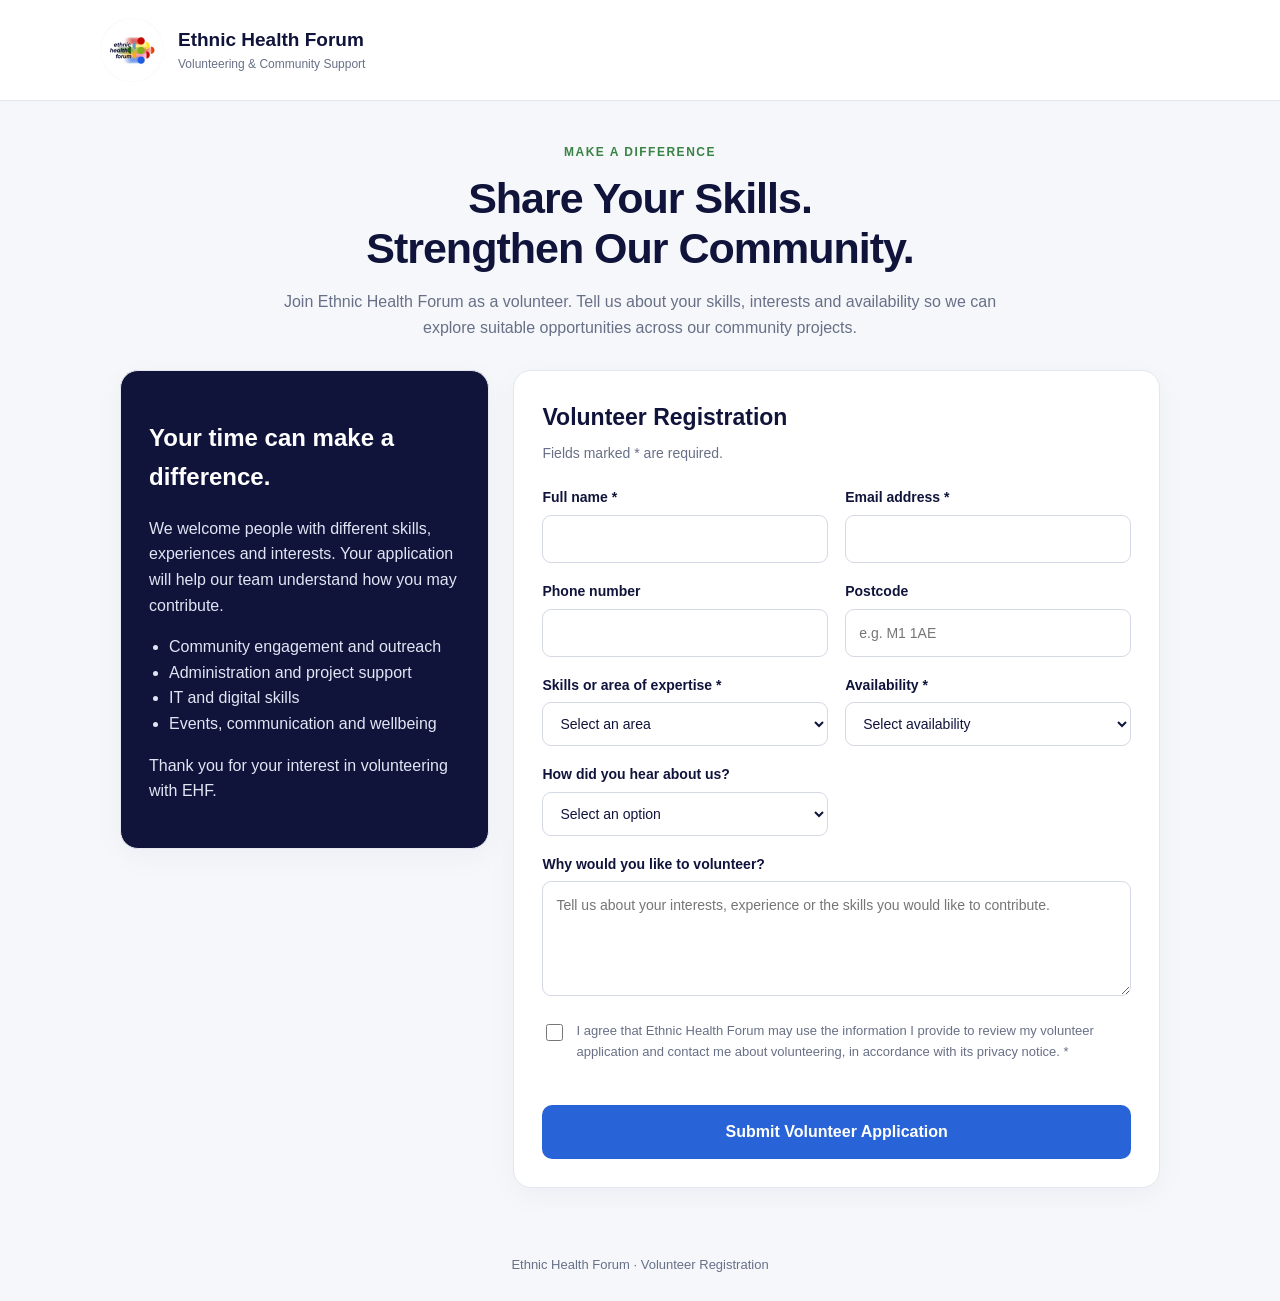
<file: index.html>
<!DOCTYPE html>
<html lang="en">
<head>
  <meta charset="UTF-8">
  <meta name="viewport" content="width=device-width, initial-scale=1.0">
  <meta name="theme-color" content="#ffffff">
  <meta name="description" content="Volunteer with Ethnic Health Forum. Share your skills, support our community and make a difference.">
  <title>Volunteer With Us | Ethnic Health Forum</title>

  <style>
    :root {
      --navy: #10143b;
      --blue: #2864d7;
      --green: #398344;
      --muted: #687087;
      --border: #e4e7ef;
      --background: #f5f7fb;
    }

    * { box-sizing: border-box; }

    body {
      margin: 0;
      font-family: Arial, Helvetica, sans-serif;
      color: var(--navy);
      background: var(--background);
      line-height: 1.6;
    }

    header {
      background: #fff;
      border-bottom: 1px solid var(--border);
      padding: 18px 24px;
    }

    .header-inner {
      max-width: 1080px;
      margin: auto;
      display: flex;
      align-items: center;
      gap: 14px;
    }

    .logo {
      width: 64px;
      height: 64px;
      object-fit: contain;
    }

    .brand {
      font-size: 19px;
      font-weight: 700;
      line-height: 1.3;
    }

    .brand small {
      display: block;
      font-size: 12px;
      font-weight: 400;
      color: var(--muted);
      margin-top: 4px;
    }

    main {
      max-width: 1080px;
      margin: 42px auto;
      padding: 0 20px;
    }

    .intro {
      text-align: center;
      max-width: 720px;
      margin: 0 auto 30px;
    }

    .eyebrow {
      color: var(--green);
      font-weight: 700;
      text-transform: uppercase;
      letter-spacing: 1.5px;
      font-size: 12px;
    }

    h1 {
      font-size: clamp(30px, 5vw, 43px);
      line-height: 1.15;
      margin: 12px 0;
      letter-spacing: -1px;
    }

    .intro p { color: var(--muted); }

    .layout {
      display: grid;
      grid-template-columns: 0.8fr 1.4fr;
      gap: 24px;
      align-items: start;
    }

    .welcome, .form-card {
      background: #fff;
      border: 1px solid var(--border);
      border-radius: 18px;
      padding: 28px;
      box-shadow: 0 8px 30px rgba(16, 20, 59, 0.04);
    }

    .welcome {
      background: var(--navy);
      color: #fff;
    }

    .welcome h2 { font-size: 24px; }

    .welcome p, .welcome li { color: #e1e5f3; }

    .welcome ul { padding-left: 20px; }

    .form-card h2 {
      margin: 0 0 6px;
      font-size: 23px;
    }

    .form-note {
      color: var(--muted);
      font-size: 14px;
      margin-top: 0;
    }

    .fields {
      display: grid;
      grid-template-columns: 1fr 1fr;
      gap: 17px;
      margin-top: 22px;
    }

    .field { min-width: 0; }
    .full { grid-column: 1 / -1; }

    label {
      display: block;
      font-size: 14px;
      font-weight: 700;
      margin-bottom: 6px;
    }

    input, select, textarea {
      width: 100%;
      padding: 12px 13px;
      border: 1px solid #d5d9e5;
      border-radius: 9px;
      background: #fff;
      color: var(--navy);
      font: inherit;
      font-size: 14px;
    }

    input:focus, select:focus, textarea:focus {
      outline: 2px solid #b8cdfb;
      border-color: var(--blue);
    }

    textarea {
      min-height: 115px;
      resize: vertical;
    }

    .consent {
      display: flex;
      align-items: flex-start;
      gap: 10px;
      font-size: 13px;
      font-weight: 400;
      color: var(--muted);
    }

    .consent input {
      width: 17px;
      height: 17px;
      margin-top: 3px;
      flex-shrink: 0;
    }

    button {
      width: 100%;
      border: 0;
      border-radius: 10px;
      background: var(--blue);
      color: white;
      padding: 14px 18px;
      font: inherit;
      font-weight: 700;
      cursor: pointer;
      margin-top: 20px;
    }

    button:hover { background: #1d4fae; }
    button:disabled { opacity: 0.65; cursor: wait; }

    .message {
      display: none;
      padding: 13px;
      border-radius: 9px;
      margin-top: 16px;
      font-size: 14px;
    }

    .message.success {
      display: block;
      color: #17622b;
      background: #e9f7ec;
    }

    .message.error {
      display: block;
      color: #a32323;
      background: #fff0f0;
    }

    .honeypot {
      position: absolute;
      left: -9999px;
      width: 1px;
      height: 1px;
      overflow: hidden;
    }

    footer {
      text-align: center;
      color: var(--muted);
      font-size: 13px;
      padding: 25px 15px;
    }

    @media (max-width: 760px) {
      main { margin: 26px auto; padding: 0 14px; }
      .layout { grid-template-columns: 1fr; }
      .welcome, .form-card { padding: 22px; }
      .fields { grid-template-columns: 1fr; }
      .full { grid-column: auto; }
      header { padding: 14px 18px; }
    }
  </style>
</head>

<body>
  <header>
    <div class="header-inner">
      <img class="logo" src="ehf-logo.png"
           alt="Ethnic Health Forum logo"
           onerror="this.style.display='none'">
      <div class="brand">
        Ethnic Health Forum
        <small>Volunteering & Community Support</small>
      </div>
    </div>
  </header>

  <main>
    <section class="intro">
      <div class="eyebrow">Make a difference</div>
      <h1>Share Your Skills.<br>Strengthen Our Community.</h1>
      <p>
        Join Ethnic Health Forum as a volunteer. Tell us about your
        skills, interests and availability so we can explore suitable
        opportunities across our community projects.
      </p>
    </section>

    <div class="layout">
      <aside class="welcome">
        <h2>Your time can make a difference.</h2>
        <p>
          We welcome people with different skills, experiences
          and interests. Your application will help our team
          understand how you may contribute.
        </p>
        <ul>
          <li>Community engagement and outreach</li>
          <li>Administration and project support</li>
          <li>IT and digital skills</li>
          <li>Events, communication and wellbeing</li>
        </ul>
        <p>Thank you for your interest in volunteering with EHF.</p>
      </aside>

      <section class="form-card">
        <h2>Volunteer Registration</h2>
        <p class="form-note">Fields marked * are required.</p>

        <form id="volunteer-form">
          <div class="fields">
            <div class="field">
              <label for="full_name">Full name *</label>
              <input id="full_name" name="full_name"
                     autocomplete="name" required maxlength="150">
            </div>

            <div class="field">
              <label for="email">Email address *</label>
              <input id="email" name="email" type="email"
                     autocomplete="email" required maxlength="254">
            </div>

            <div class="field">
    <label for="phone">Phone number</label>
    <input id="phone" name="phone" type="tel"
           autocomplete="tel" maxlength="40">
</div>

<div class="field">
    <label for="postcode">Postcode</label>
    <input id="postcode" name="postcode"
           type="text" autocomplete="postal-code"
           maxlength="12" placeholder="e.g. M1 1AE">
</div>

            <div class="field">
              <label for="expertise">Skills or area of expertise *</label>
              <select id="expertise" name="expertise" required>
                <option value="">Select an area</option>
                <option>Community Engagement</option>
                <option>Health and Wellbeing</option>
                <option>Administration</option>
                <option>IT & Digital Skills</option>
                <option>Data Analysis</option>
                <option>Marketing & Communications</option>
                <option>Events & Activities</option>
                <option>Translation & Languages</option>
                <option>Project Management</option>
                <option>Other</option>
              </select>
            </div>

           
<div class="field">
  <label for="availability">Availability *</label>
  <select id="availability" name="availability" required>
    <option value="">Select availability</option>
    <option value="Specific Days">Specific Days</option>
    <option value="Flexible">Flexible</option>
  </select>
</div>

<div class="field" id="specific-days-field" style="display: none;">
  <label>Which days are you available? *</label>
  <div class="days-options">
    <label><input type="checkbox" name="available_days" value="Monday"> Monday</label>
    <label><input type="checkbox" name="available_days" value="Tuesday"> Tuesday</label>
    <label><input type="checkbox" name="available_days" value="Wednesday"> Wednesday</label>
    <label><input type="checkbox" name="available_days" value="Thursday"> Thursday</label>
    <label><input type="checkbox" name="available_days" value="Friday"> Friday</label>
    <label><input type="checkbox" name="available_days" value="Saturday"> Saturday</label>
    <label><input type="checkbox" name="available_days" value="Sunday"> Sunday</label>
  </div>
</div>

            <div class="field">
              <label for="referral_source">How did you hear about us?</label>
              <select id="referral_source" name="referral_source">
                <option value="">Select an option</option>
                <option>Website</option>
                <option>Social Media</option>
                <option>Friend or Family</option>
                <option>Community Organisation</option>
                <option>Event</option>
                <option>Other</option>
              </select>
            </div>

            <div class="field full">
              <label for="motivation">Why would you like to volunteer?</label>
              <textarea id="motivation" name="motivation"
                        maxlength="2000"
                        placeholder="Tell us about your interests, experience or the skills you would like to contribute."></textarea>
            </div>

            <div class="field full">
              <label class="consent" for="privacy_consent">
                <input id="privacy_consent" type="checkbox" required>
                <span>
                  I agree that Ethnic Health Forum may use the information
                  I provide to review my volunteer application and contact
                  me about volunteering, in accordance with its privacy notice. *
                </span>
              </label>
            </div>

            <div class="honeypot" aria-hidden="true">
              <label for="website">Leave this field empty</label>
              <input id="website" name="website" tabindex="-1"
                     autocomplete="off">
            </div>

            <div class="field full">
              <button id="submit-button" type="submit">
                Submit Volunteer Application
              </button>
              <div id="form-message" class="message" role="status"
                   aria-live="polite"></div>
            </div>
          </div>
        </form>
      </section>
    </div>
  </main>

  <footer>
    Ethnic Health Forum · Volunteer Registration
  </footer>

  <script>
    const endpoint =
      "https://ybbxfgxrxeonbfwhpdjf.supabase.co/functions/v1/volunteer-registration";

    const form = document.getElementById("volunteer-form");
    const button = document.getElementById("submit-button");
    const message = document.getElementById("form-message");
    
const availabilitySelect = document.getElementById("availability");
const specificDaysField = document.getElementById("specific-days-field");

availabilitySelect.addEventListener("change", () => {
  specificDaysField.style.display =
    availabilitySelect.value === "Specific Days" ? "block" : "none";
});
    form.addEventListener("submit", async (event) => {
      event.preventDefault();

      message.className = "message";
      message.textContent = "";

      if (document.getElementById("website").value) {
        return;
      }

      const payload = {
        full_name: document.getElementById("full_name").value.trim(),
        email: document.getElementById("email").value.trim(),
        phone: document.getElementById("phone").value.trim(),
        postcode: document.getElementById("postcode").value.trim(),
        expertise: document.getElementById("expertise").value,
        availability: document.getElementById("availability").value,

        available_days: Array.from(
  document.querySelectorAll('input[name="available_days"]:checked')
).map(input => input.value),
        
        motivation: document.getElementById("motivation").value.trim(),
        referral_source: document.getElementById("referral_source").value,
        privacy_consent: document.getElementById("privacy_consent").checked
      };

      if (!payload.privacy_consent) {
        message.className = "message error";
        message.textContent = "Please agree to the privacy notice before submitting.";
        return;
      }

      button.disabled = true;
      button.textContent = "Submitting...";

      try {
        const response = await fetch(endpoint, {
          method: "POST",
          headers: { "Content-Type": "application/json" },
          body: JSON.stringify(payload)
        });

        const result = await response.json().catch(() => ({}));

        if (!response.ok || !result.success) {
          throw new Error("The application could not be submitted.");
        }

        message.className = "message success";
        message.textContent =
          "Thank you! Your volunteer application has been submitted successfully.";
        form.reset();
      } catch (error) {
        message.className = "message error";
        message.textContent =
          "We could not submit your application right now. Please try again later.";
      } finally {
        button.disabled = false;
        button.textContent = "Submit Volunteer Application";
      }
    });
  </script>
</body>
</html>
</file>
